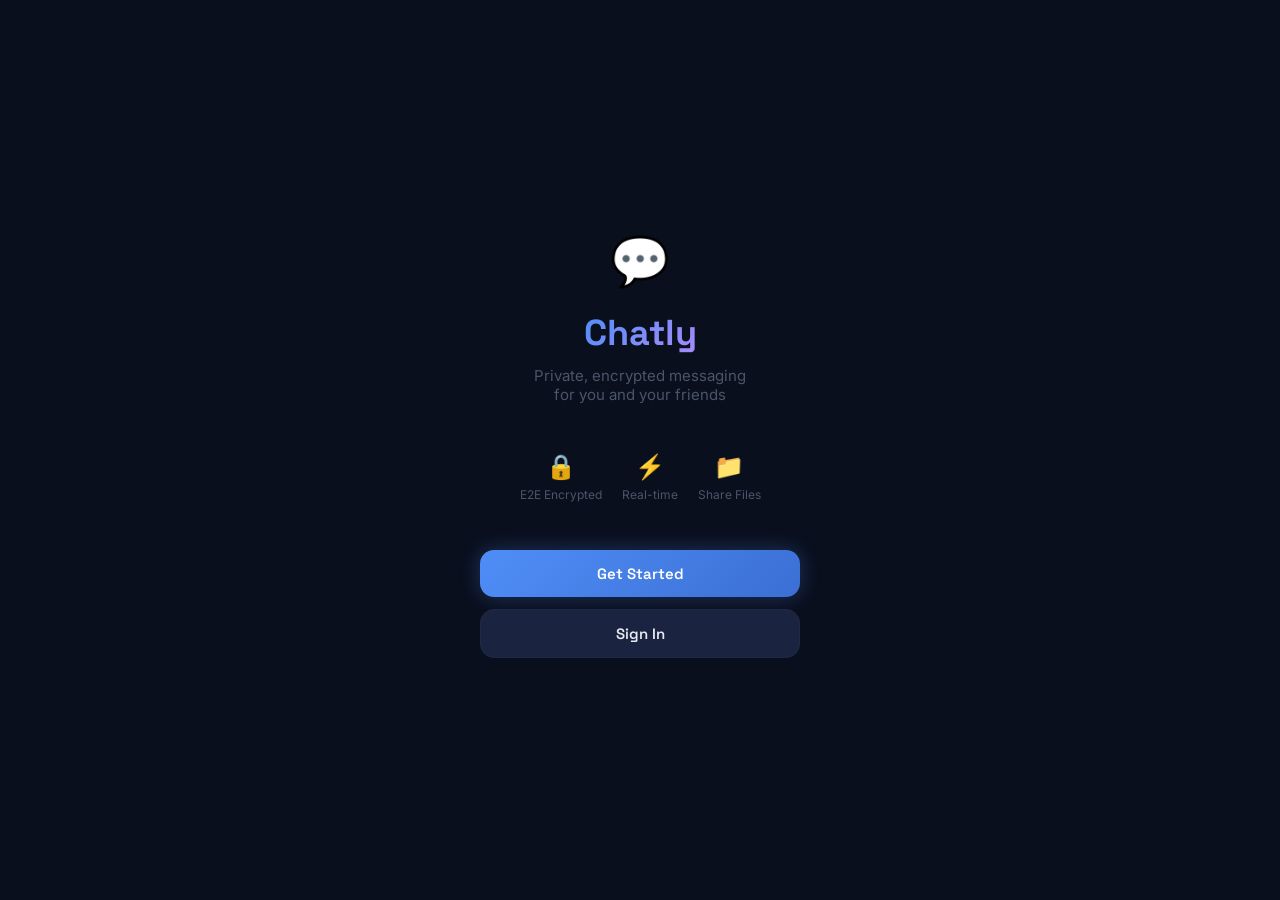
<file: templates/landing.html>
<!DOCTYPE html>
<html lang="en">
<head>
  <meta charset="UTF-8"/>
  <meta name="viewport" content="width=device-width, initial-scale=1.0"/>
  <title>Chatly</title>
  <link href="https://fonts.googleapis.com/css2?family=Space+Grotesk:wght@400;600;700&family=Inter:wght@400;500&display=swap" rel="stylesheet"/>
  <style>
    *, *::before, *::after { box-sizing: border-box; margin: 0; padding: 0; }
    body { background: #0a0f1e; color: #e8eaf0; font-family: 'Inter', sans-serif; height: 100vh; display: flex; flex-direction: column; align-items: center; justify-content: center; padding: 24px; }
    .logo { font-family: 'Space Grotesk', sans-serif; font-size: 36px; font-weight: 700; background: linear-gradient(135deg, #4f8ef7, #a78bfa); -webkit-background-clip: text; -webkit-text-fill-color: transparent; margin-bottom: 10px; }
    .tagline { font-size: 15px; color: #4a5568; text-align: center; margin-bottom: 48px; }
    .lock-icon { font-size: 48px; margin-bottom: 20px; }
    .btn { display: block; width: 100%; max-width: 320px; padding: 14px; border-radius: 14px; font-family: 'Space Grotesk', sans-serif; font-size: 15px; font-weight: 600; text-align: center; text-decoration: none; cursor: pointer; border: none; margin-bottom: 12px; transition: opacity 0.2s, transform 0.15s; }
    .btn:hover { opacity: 0.9; transform: translateY(-1px); }
    .btn-primary { background: linear-gradient(135deg, #4f8ef7, #3b6fd4); color: white; box-shadow: 0 0 20px rgba(79,142,247,0.3); }
    .btn-secondary { background: #1a2340; color: #e8eaf0; border: 1px solid #1e2a45; }
    .features { display: flex; gap: 20px; margin-bottom: 48px; }
    .feature { text-align: center; }
    .feature .icon { font-size: 24px; margin-bottom: 6px; }
    .feature p { font-size: 12px; color: #4a5568; }
  </style>
</head>
<body>
  <div class="lock-icon">💬</div>
  <div class="logo">Chatly</div>
  <div class="tagline">Private, encrypted messaging<br>for you and your friends</div>
  <div class="features">
    <div class="feature"><div class="icon">🔒</div><p>E2E Encrypted</p></div>
    <div class="feature"><div class="icon">⚡</div><p>Real-time</p></div>
    <div class="feature"><div class="icon">📁</div><p>Share Files</p></div>
  </div>
  <a href="/signup" class="btn btn-primary">Get Started</a>
  <a href="/login" class="btn btn-secondary">Sign In</a>
</body>
</html>
</file>
